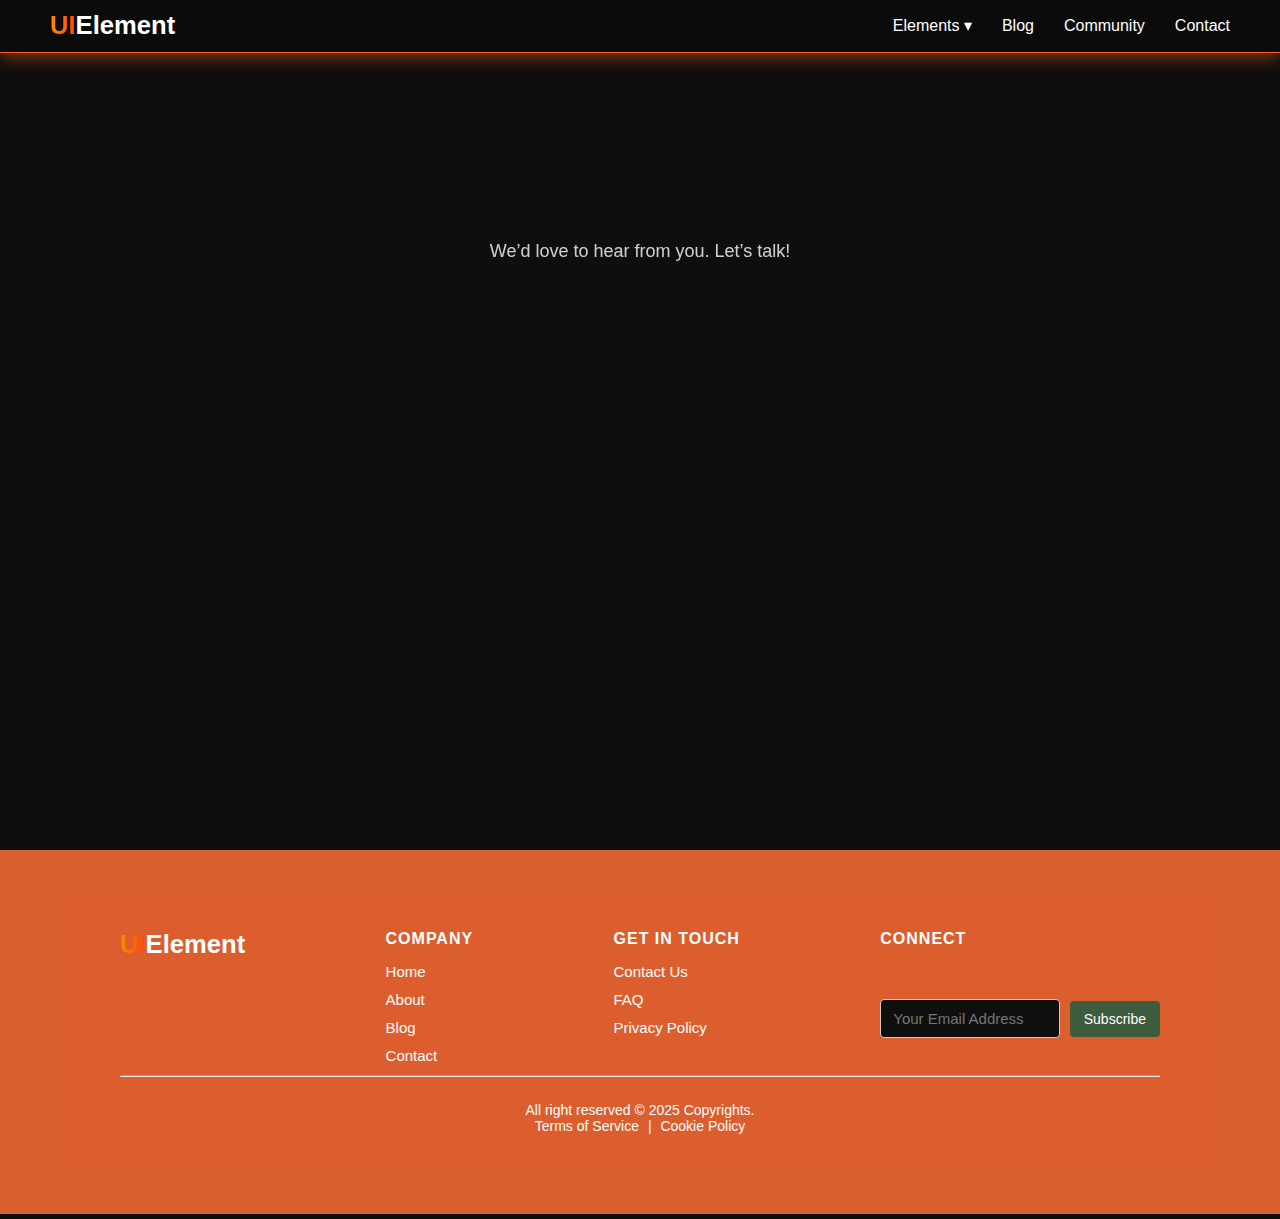
<file: contact.html>
<!DOCTYPE html>
<html lang="en">
<head>
    <meta charset="UTF-8">
    <meta name="viewport" content="width=device-width, initial-scale=1.0">
    <title>Contact</title>
    <link rel="stylesheet" href="contact.css">
    <link rel="stylesheet" href="style.css">
</head>
<body>
     <!-- NAVBAAR -->
    <nav class="f-navbar">
    <!-- Logo -->
    <div class="f-logo">
      <span class="f-ui">UI</span>Element
    </div>

    <!-- Navigation Links -->
    <ul class="f-nav-links">
      <li class="f-dropdown">
        <a href="#">Elements ▾</a>
        <ul class="f-dropdown-menu">
          <li><a href="#">Buttons</a></li>
          <li><a href="#">Cards</a></li>
          <li><a href="#">Inputs</a></li>
        </ul>
      </li>
      <li>
        <a href=#> Blog</a>
      </li>
      <li>
        <a href="#">Community</a>
      </li>
      <li>
        <a href="contact.html"> Contact</a>
      </li>
    </ul>
    </nav>
<br>
<!-- contact -->


<section class="contact-header">
    <h1 class="fade-up">Get in Touch</h1>
    <p class="fade-up delay-1">We’d love to hear from you. Let’s talk!</p>
</section>

<section class="contact-container fade-up delay-2">

    <!-- Left Info Box -->
    <div class="contact-info">
        <h2>Contact Information</h2>
        <p class="sub">Reach out anytime — we are here to help.</p>

        <div class="info-box">
            <i class="fas fa-phone"></i>
            <div>
                <h4>Phone</h4>
                <p>+92 300 0000000</p>
            </div>
        </div>

        <div class="info-box">
            <i class="fas fa-envelope"></i>
            <div>
                <h4>Email</h4>
                <p>support@example.com</p>
            </div>
        </div>

        <div class="info-box">
            <i class="fas fa-map-marker-alt"></i>
            <div>
                <h4>Address</h4>
                <p>Karachi, Pakistan</p>
            </div>
        </div>

        <div class="social-links">
            <a href="#"><i class="fab fa-facebook-f"></i></a>
            <a href="#"><i class="fab fa-instagram"></i></a>
            <a href="#"><i class="fab fa-twitter"></i></a>
        </div>
    </div>

    <!-- Contact Form -->
    <div class="contact-form">
        <h2>Send Us a Message</h2>

        <form>
            <div class="input-group">
                <input type="text" placeholder="Your Name" required>
            </div>

            <div class="input-group">
                <input type="email" placeholder="Your Email" required>
            </div>

            <div class="input-group">
                <input type="text" placeholder="Subject">
            </div>

            <div class="input-group">
                <textarea placeholder="Write your message..." rows="5"></textarea>
            </div>

            <button class="send-btn">Send Message</button>
        </form>
    </div>
</section>



       <br>
<div class="footer">
  <footer class="footer">
    <div class="footer-container">
     <!-- Logo -->
    <div class="logo">
      <span class="ui">UI</span>Element
    </div>

      <!-- Company links -->
      <div class="footer-column">
        <h4>COMPANY</h4>
        <ul>
          <li><a href="#">Home</a></li>
          <li><a href="#">About</a></li>
          <li><a href="#">Blog</a></li>
          <li><a href="#">Contact</a></li>
        </ul>
      </div> 
      <!-- get in touch links -->
      <div class="footer-column">
        <h4>GET IN TOUCH</h4>
        <ul>
          <li><a href="#">Contact Us</a></li>
          <li><a href="#">FAQ</a></li>
          <li><a href="#">Privacy Policy</a></li>
        </ul>
      </div>

      <!-- Connect section -->
      <div class="footer-column connect">
        <h4>CONNECT</h4>
        <div class="social-icons">
          <a href="#"><i class="fab fa-facebook-f"></i></a>
          <a href="#"><i class="fab fa-twitter"></i></a>
          <a href="#"><i class="fab fa-pinterest"></i></a>
        </div>
        <div class="subscribe-box">
          <input type="email" placeholder="Your Email Address">
          <button>Subscribe</button>
        </div>
      </div>
    </div>

    <hr>

    <div class="footer-bottom">
      <p>All right reserved © 2025 Copyrights.</p>
      <div class="policies"> 
        <a href="#">Terms of Service</a> |
        <a href="#">Cookie Policy</a>
      </div>
    </div>    
  </footer>
</div> 
</body>
</html>
</file>
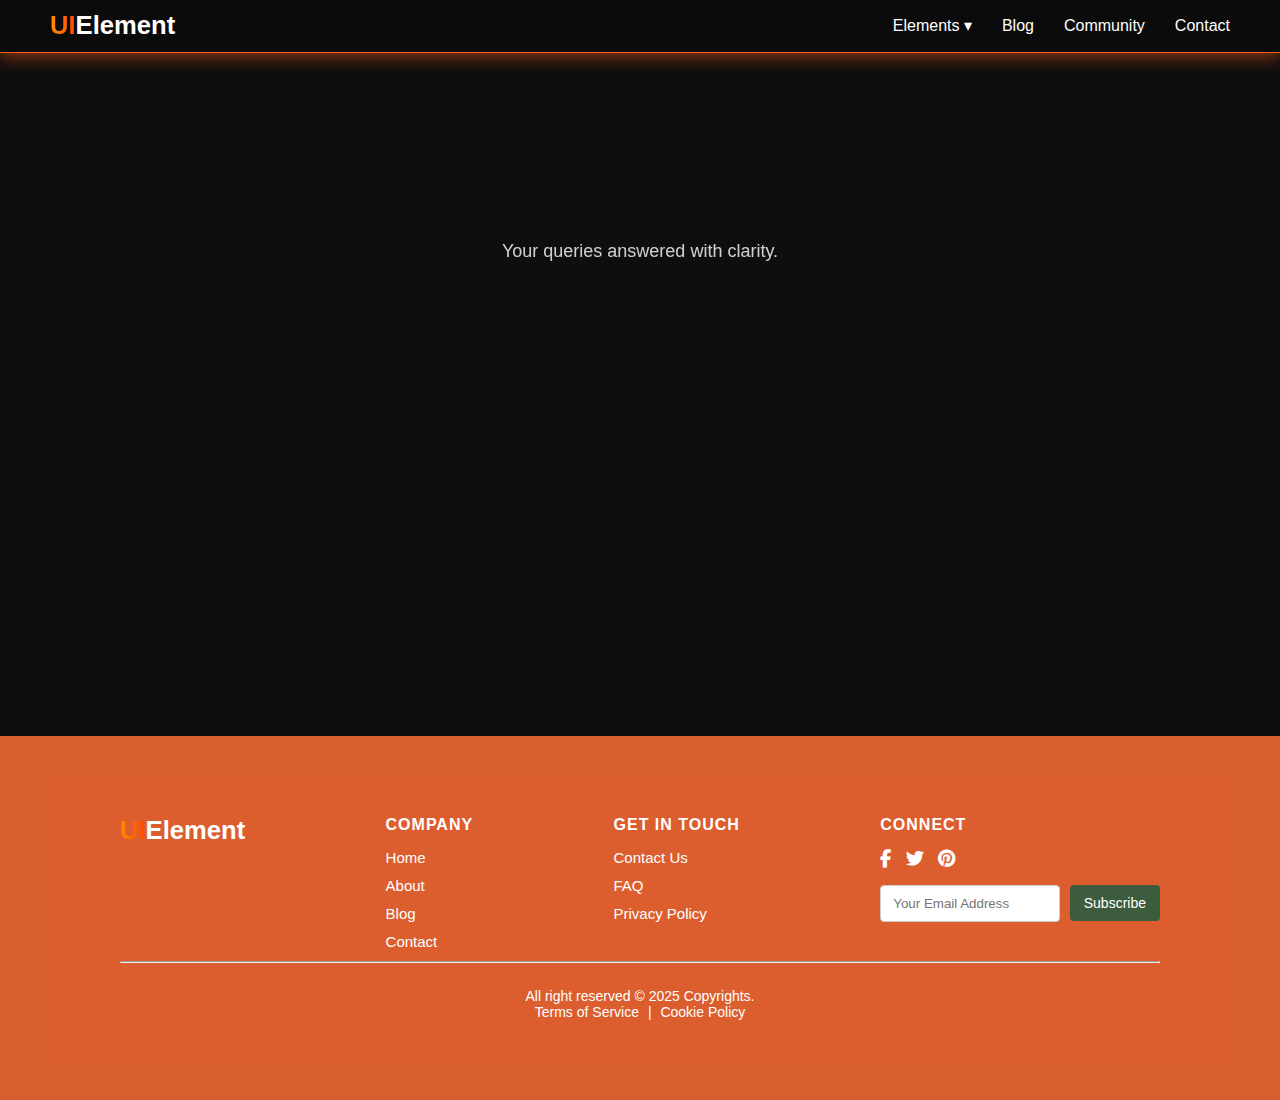
<file: faq.html>
<!DOCTYPE html>
<html lang="en">
<head>
<meta charset="UTF-8">
<title>FAQs</title>
<link rel="stylesheet" href="faq.css">
<link rel="stylesheet" href="style.css">
<link rel="stylesheet" href="https://cdnjs.cloudflare.com/ajax/libs/font-awesome/6.5.0/css/all.min.css">
</head>

<body>

    <!-- NAVBAAR -->
    <nav class="f-navbar">
    <!-- Logo -->
    <div class="f-logo">
      <span class="f-ui">UI</span>Element
    </div>

    <!-- Navigation Links -->
    <ul class="f-nav-links">
      <li class="f-dropdown">
        <a href="#">Elements ▾</a>
        <ul class="f-dropdown-menu">
          <li><a href="#">Buttons</a></li>
          <li><a href="#">Cards</a></li>
          <li><a href="#">Inputs</a></li>
        </ul>
      </li>
      <li>
        <a href="blog.html"> Blog</a>
      </li>
      <li>
        <a href="#">Community</a>
      </li>
      <li>
        <a href="contact.html"> Contact</a>
      </li>
    </ul>
    </nav>
<br>

<section class="faq-header">
    <h1 class="fade-up">Frequently Asked Questions</h1>
    <p class="fade-up delay-1">Your queries answered with clarity.</p>
</section>

<section class="faq-container fade-up delay-2">

    <div class="faq-item">
        <button class="faq-question">
            What services do you provide?
            <i class="fas fa-chevron-down"></i>
        </button>
        <div class="faq-answer">
            <p>We offer UI/UX design, web development, branding, and digital marketing services tailored to your needs.</p>
        </div>
    </div>

    <div class="faq-item">
        <button class="faq-question">
            How can I contact support?
            <i class="fas fa-chevron-down"></i>
        </button>
        <div class="faq-answer">
            <p>You can contact us via email, WhatsApp, or through the contact form available on the contact page.</p>
        </div>
    </div>

    <div class="faq-item">
        <button class="faq-question">
            Do you offer custom plans?
            <i class="fas fa-chevron-down"></i>
        </button>
        <div class="faq-answer">
            <p>Yes! We create custom packages based on your project requirements and goals.</p>
        </div>
    </div>

    <div class="faq-item">
        <button class="faq-question">
            How long does a project take to complete?
            <i class="fas fa-chevron-down"></i>
        </button>
        <div class="faq-answer">
            <p>It depends on the project scope. On average, projects take 2–6 weeks.</p>
        </div>
    </div>

    <div class="faq-item">
        <button class="faq-question">
            Do you provide after-project support?
            <i class="fas fa-chevron-down"></i>
        </button>
        <div class="faq-answer">
            <p>Yes, we offer maintenance and post-launch support with dedicated assistance.</p>
        </div>
    </div>

</section>

       <br>
<div class="footer">
  <footer class="footer">
    <div class="footer-container">
     <!-- Logo -->
    <div class="logo">
      <span class="ui">UI</span>Element
    </div>

      <!-- Company links -->
      <div class="footer-column">
        <h4>COMPANY</h4>
        <ul>
          <li><a href="#">Home</a></li>
          <li><a href="#">About</a></li>
          <li><a href="blog.html">Blog</a></li>
          <li><a href="contact.html">Contact</a></li>
        </ul>
      </div> 
      <!-- get in touch links -->
      <div class="footer-column">
        <h4>GET IN TOUCH</h4>
        <ul>
          <li><a href="contact.html">Contact Us</a></li>
          <li><a href="faq.html">FAQ</a></li>
          <li><a href="#">Privacy Policy</a></li>
        </ul>
      </div>

      <!-- Connect section -->
      <div class="footer-column connect">
        <h4>CONNECT</h4>
        <div class="social-icons">
          <a href="#"><i class="fab fa-facebook-f"></i></a>
          <a href="#"><i class="fab fa-twitter"></i></a>
          <a href="#"><i class="fab fa-pinterest"></i></a>
        </div>
        <div class="subscribe-box">
          <input type="email" placeholder="Your Email Address">
          <button>Subscribe</button>
        </div>
      </div>
    </div>

    <hr>

    <div class="footer-bottom">
      <p>All right reserved © 2025 Copyrights.</p>
      <div class="policies"> 
        <a href="#">Terms of Service</a> |
        <a href="#">Cookie Policy</a>
      </div>
    </div>    
  </footer>
</div> 

<script>
    const questions = document.querySelectorAll(".faq-question");
    questions.forEach(q => {
        q.addEventListener("click", () => {
            const parent = q.parentElement;
            parent.classList.toggle("active");
        });
    });
</script>

</body>
</html>
</file>
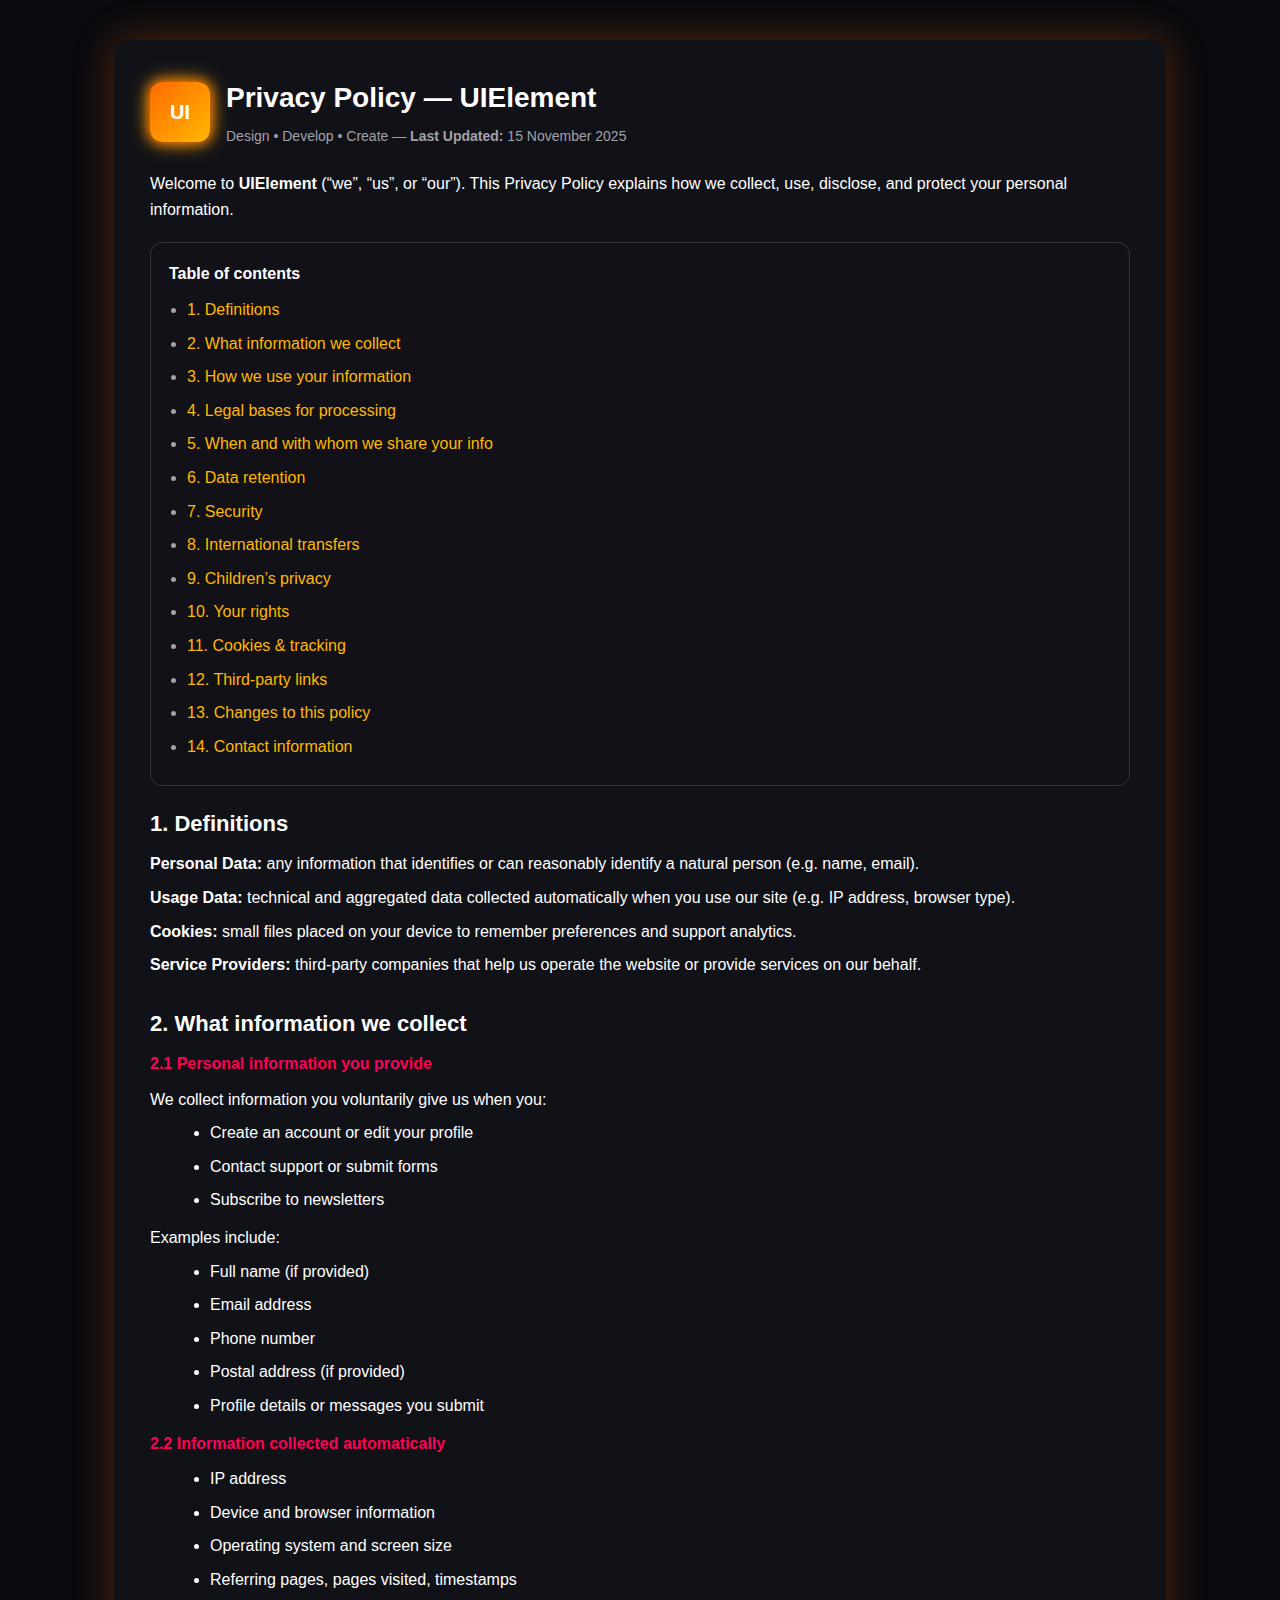
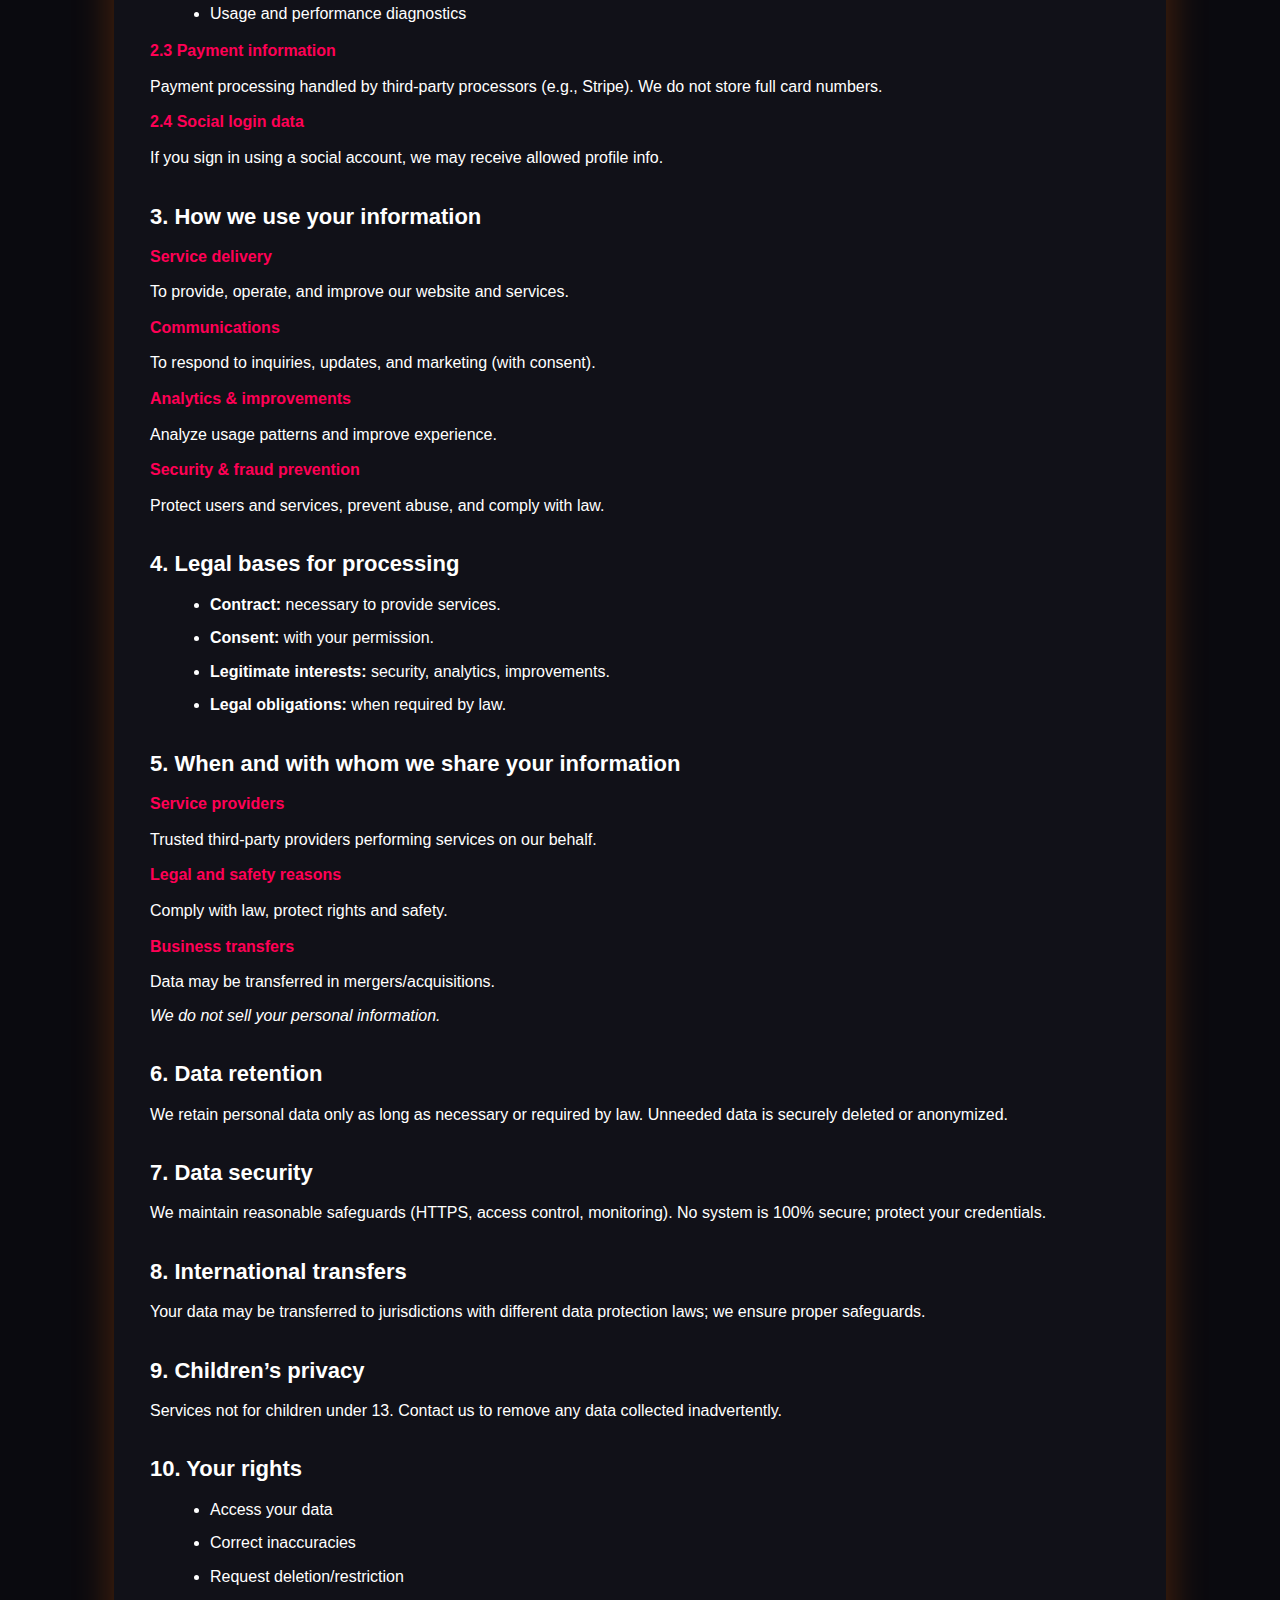
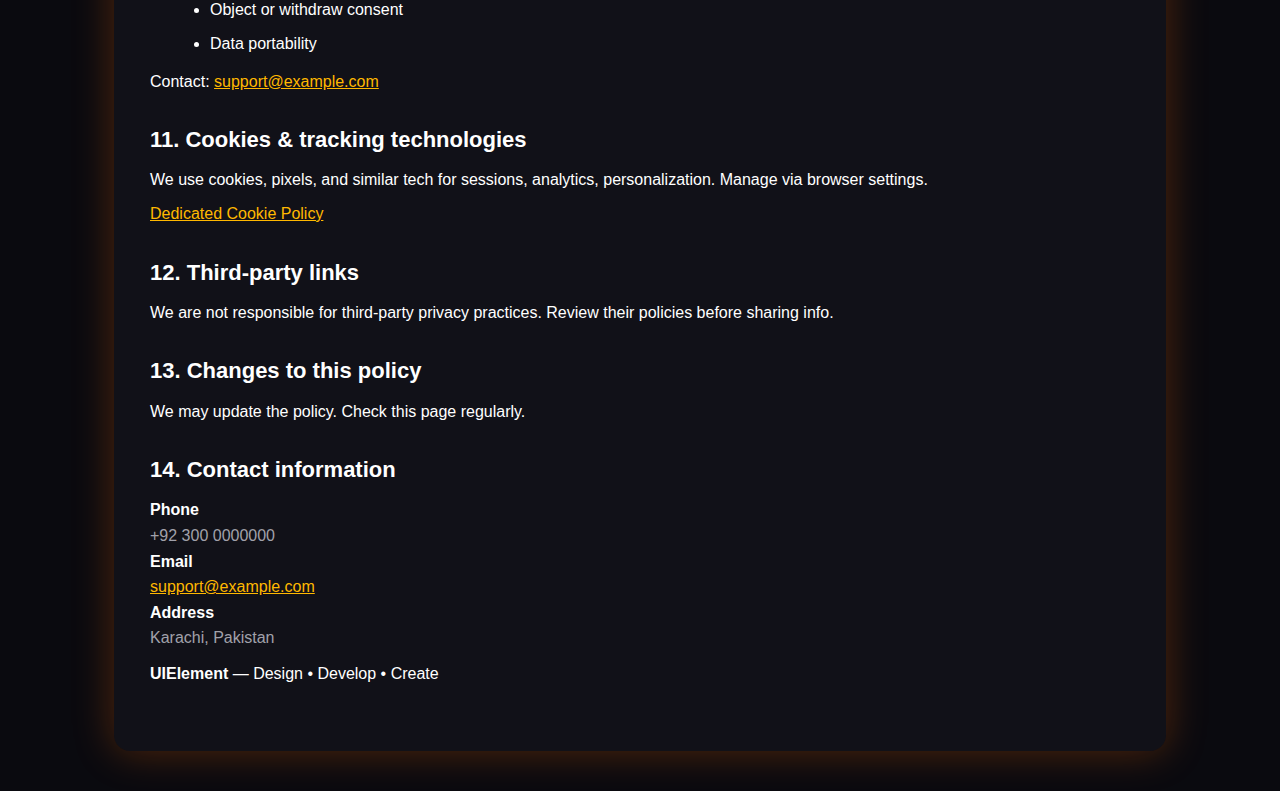
<file: privacy-policy.html>
<!doctype html>
<html lang="en">
<head>
<meta charset="utf-8" />
<meta name="viewport" content="width=device-width, initial-scale=1" />
<title>Privacy Policy — UIElement</title>
<style>
  :root {
    --primary: #ff6a00;
    --secondary: #ffb800;
    --accent: #ff0055;
    --dark-bg: #0a0a0f;
    --card-bg: #111118;
    --text: #ffffff;
    --text-muted: #a1a1aa;
  }

  /* NEW RULE — link color */
  a { color: #ffb800 !important; }

  body {
    margin: 0;
    font-family: 'Segoe UI', Tahoma, Geneva, Verdana, sans-serif;
    background: var(--dark-bg);
    color: var(--text);
    line-height: 1.6;
    padding: 40px 16px;
  }

  .container {
    max-width: 980px;
    margin: 0 auto;
    background: var(--card-bg);
    padding: 36px;
    border-radius: 16px;
    box-shadow: 0 0 40px rgba(255, 106, 0, 0.3);
  }

  header .brand {
    display: flex;
    align-items: center;
    gap: 16px;
    margin-bottom: 24px;
  }

  .logo {
    width: 60px;
    height: 60px;
    border-radius: 12px;
    background: linear-gradient(135deg, var(--primary), var(--secondary));
    display: flex;
    align-items: center;
    justify-content: center;
    font-weight: 700;
    font-size: 20px;
    color: var(--text);
    box-shadow: 0 0 12px var(--primary), 0 0 20px var(--secondary);
  }

  h1 {margin:0; font-size:28px;}
  .meta {color: var(--text-muted); font-size:14px; margin-top:4px;}

  nav.toc {
    background: #111117;
    padding: 18px;
    border-radius: 12px;
    margin: 20px 0;
    border: 1px solid #33333f;
  }

  nav.toc h2 {margin:0 0 10px; font-size:16px;}
  nav.toc ul {padding-left:18px; margin:0; color: var(--text-muted);}
  nav.toc a {text-decoration:none;}
  nav.toc a:hover {text-decoration: underline;}

  section {margin-bottom:28px;}
  h2 {font-size:22px; margin-bottom:10px;}
  h3 {font-size:16px; margin:10px 0; color: var(--accent);}
  p, li {margin:8px 0;}
  ul {margin:6px 0 12px 20px;}
  .muted {color: var(--text-muted);}
  .code {background:#ffb800; padding:10px; border-radius:8px; font-family: monospace; color: var(--primary); font-size:13px;}

  footer {
    margin-top:40px;
    background:#0f0f14;
    padding:40px 20px;
    border-radius:12px;
    box-shadow: 0 0 20px rgba(255,106,0,0.2);
  }

  .footer-container {
    display:flex;
    flex-wrap:wrap;
    justify-content: space-between;
    gap:24px;
  }

  .footer-column {flex:1; min-width:180px;}
  .footer-column h4 {color:var(--primary); margin-bottom:12px; font-size:14px;}
  .footer-column a {text-decoration:none;}
  .footer-column a:hover {text-decoration: underline;}

  .subscribe input[type="email"] {
    padding:10px 14px;
    border-radius:8px;
    border:none;
    background:#1a1a22;
    color:var(--text);
    width:180px;
    outline:none;
    box-shadow: inset 0 0 6px #000;
    transition: 0.3s;
  }
  .subscribe input[type="email"]:focus {
    box-shadow: 0 0 12px var(--primary);
  }
  .subscribe button {
    padding:10px 16px;
    margin-left:8px;
    border:none;
    border-radius:8px;
    background:var(--primary);
    color:#fff;
    cursor:pointer;
    box-shadow: 0 0 12px var(--primary);
    transition:0.3s;
  }
  .subscribe button:hover {box-shadow: 0 0 20px var(--secondary);}

  .footer-bottom {
    border-top:1px solid #33333f;
    margin-top:24px;
    padding-top:12px;
    font-size:13px;
    color: var(--text-muted);
    text-align:center;
  }

  @media (max-width:640px){
    body{padding:20px;}
    .container{padding:24px;}
    .logo{width:50px; height:50px; font-size:18px;}
    .footer-container {flex-direction: column;}
  }
</style>
</head>
<body>
  <div class="container">
    <header>
      <div class="brand">
        <div class="logo">UI</div>
        <div>
          <h1>Privacy Policy — UIElement</h1>
          <div class="meta">Design • Develop • Create — <strong>Last Updated:</strong> 15 November 2025</div>
        </div>
      </div>
    </header>

    <p>Welcome to <strong>UIElement</strong> (“we”, “us”, or “our”). This Privacy Policy explains how we collect, use, disclose, and protect your personal information.</p>

    <nav class="toc">
      <h2>Table of contents</h2>
      <ul>
        <li><a href="#definitions">1. Definitions</a></li>
        <li><a href="#what-we-collect">2. What information we collect</a></li>
        <li><a href="#how-we-use">3. How we use your information</a></li>
        <li><a href="#legal-basis">4. Legal bases for processing</a></li>
        <li><a href="#sharing">5. When and with whom we share your info</a></li>
        <li><a href="#retention">6. Data retention</a></li>
        <li><a href="#security">7. Security</a></li>
        <li><a href="#international">8. International transfers</a></li>
        <li><a href="#children">9. Children’s privacy</a></li>
        <li><a href="#rights">10. Your rights</a></li>
        <li><a href="#cookies">11. Cookies & tracking</a></li>
        <li><a href="#third-party">12. Third-party links</a></li>
        <li><a href="#changes">13. Changes to this policy</a></li>
        <li><a href="#contact">14. Contact information</a></li>
      </ul>
    </nav>

    <section id="definitions">
      <h2>1. Definitions</h2>
      <p><strong>Personal Data:</strong> any information that identifies or can reasonably identify a natural person (e.g. name, email).</p>
      <p><strong>Usage Data:</strong> technical and aggregated data collected automatically when you use our site (e.g. IP address, browser type).</p>
      <p><strong>Cookies:</strong> small files placed on your device to remember preferences and support analytics.</p>
      <p><strong>Service Providers:</strong> third-party companies that help us operate the website or provide services on our behalf.</p>
    </section>

    <section id="what-we-collect">
      <h2 id="collect-heading">2. What information we collect</h2>
      <h3>2.1 Personal information you provide</h3>
      <p>We collect information you voluntarily give us when you:</p>
      <ul>
        <li>Create an account or edit your profile</li>
        <li>Contact support or submit forms</li>
        <li>Subscribe to newsletters</li>
      </ul>
      <p>Examples include:</p>
      <ul>
        <li>Full name (if provided)</li>
        <li>Email address</li>
        <li>Phone number</li>
        <li>Postal address (if provided)</li>
        <li>Profile details or messages you submit</li>
      </ul>
      <h3>2.2 Information collected automatically</h3>
      <ul>
        <li>IP address</li>
        <li>Device and browser information</li>
        <li>Operating system and screen size</li>
        <li>Referring pages, pages visited, timestamps</li>
        <li>Usage and performance diagnostics</li>
      </ul>
      <h3>2.3 Payment information</h3>
      <p>Payment processing handled by third-party processors (e.g., Stripe). We do not store full card numbers.</p>
      <h3>2.4 Social login data</h3>
      <p>If you sign in using a social account, we may receive allowed profile info.</p>
    </section>

    <section id="how-we-use">
      <h2 id="use-heading">3. How we use your information</h2>
      <h3>Service delivery</h3>
      <p>To provide, operate, and improve our website and services.</p>
      <h3>Communications</h3>
      <p>To respond to inquiries, updates, and marketing (with consent).</p>
      <h3>Analytics & improvements</h3>
      <p>Analyze usage patterns and improve experience.</p>
      <h3>Security & fraud prevention</h3>
      <p>Protect users and services, prevent abuse, and comply with law.</p>
    </section>

    <!-- 4. Legal bases -->
    <section id="legal-basis" aria-labelledby="legal-heading">
      <h2 id="legal-heading">4. Legal bases for processing</h2>
      <ul>
        <li><strong>Contract:</strong> necessary to provide services.</li>
        <li><strong>Consent:</strong> with your permission.</li>
        <li><strong>Legitimate interests:</strong> security, analytics, improvements.</li>
        <li><strong>Legal obligations:</strong> when required by law.</li>
      </ul>
    </section>

    <!-- 5. Sharing -->
    <section id="sharing" aria-labelledby="sharing-heading">
      <h2 id="sharing-heading">5. When and with whom we share your information</h2>
      <h3>Service providers</h3>
      <p>Trusted third-party providers performing services on our behalf.</p>
      <h3>Legal and safety reasons</h3>
      <p>Comply with law, protect rights and safety.</p>
      <h3>Business transfers</h3>
      <p>Data may be transferred in mergers/acquisitions.</p>
      <p><em>We do not sell your personal information.</em></p>
    </section>

    <!-- 6. Retention -->
    <section id="retention" aria-labelledby="retention-heading">
      <h2 id="retention-heading">6. Data retention</h2>
      <p>We retain personal data only as long as necessary or required by law. Unneeded data is securely deleted or anonymized.</p>
    </section>

    <!-- 7. Security -->
    <section id="security" aria-labelledby="security-heading">
      <h2 id="security-heading">7. Data security</h2>
      <p>We maintain reasonable safeguards (HTTPS, access control, monitoring). No system is 100% secure; protect your credentials.</p>
    </section>

    <!-- 8. International transfers -->
    <section id="international" aria-labelledby="international-heading">
      <h2 id="international-heading">8. International transfers</h2>
      <p>Your data may be transferred to jurisdictions with different data protection laws; we ensure proper safeguards.</p>
    </section>

    <!-- 9. Children -->
    <section id="children" aria-labelledby="children-heading">
      <h2 id="children-heading">9. Children’s privacy</h2>
      <p>Services not for children under 13. Contact us to remove any data collected inadvertently.</p>
    </section>

     <!-- 10. Rights -->
    <section id="rights" aria-labelledby="rights-heading">
      <h2 id="rights-heading">10. Your rights</h2>
      <ul>
        <li>Access your data</li>
        <li>Correct inaccuracies</li>
        <li>Request deletion/restriction</li>
        <li>Object or withdraw consent</li>
        <li>Data portability</li>
      </ul>
      <p>Contact: <a href="mailto:support@example.com">support@example.com</a></p>
    </section>

    <!-- 11. Cookies -->
    <section id="cookies" aria-labelledby="cookies-heading">
      <h2 id="cookies-heading">11. Cookies & tracking technologies</h2>
      <p>We use cookies, pixels, and similar tech for sessions, analytics, personalization. Manage via browser settings.</p>
      <p class="muted"><a href="/cookies">Dedicated Cookie Policy</a></p>
    </section>

    <!-- 12. Third-party -->
    <section id="third-party" aria-labelledby="thirdparty-heading">
      <h2 id="thirdparty-heading">12. Third-party links</h2>
      <p>We are not responsible for third-party privacy practices. Review their policies before sharing info.</p>
    </section>

    <!-- 13. Changes -->
    <section id="changes" aria-labelledby="changes-heading">
      <h2 id="changes-heading">13. Changes to this policy</h2>
      <p>We may update the policy. Check this page regularly.</p>
    </section>

    
    <!-- 14. Contact -->
    <section id="contact" aria-labelledby="contact-heading">
      <h2 id="contact-heading">14. Contact information</h2>
      <div class="contact">
        <div class="item">
          <strong>Phone</strong>
          <div class="muted">+92 300 0000000</div>
        </div>
        <div class="item">
          <strong>Email</strong>
          <div class="muted"><a href="mailto:support@example.com">support@example.com</a></div>
        </div>
        <div class="item">
          <strong>Address</strong>
          <div class="muted">Karachi, Pakistan</div>
        </div>
      </div>
      <p style="margin-top:10px;"><strong>UIElement</strong> — Design • Develop • Create</p>
    </section>

  
</body>
</html>
</file>
<file: style.css>
:root {
  --primary: #ff6a00;   
  --secondary: #ffb800; 
  --accent: #ff0055;    
  --dark: #0a0a14;      
  --darker: #050510;    
  --text: #ffffff;
  --text-muted: #a1a1aa;
}

* {
  margin: 0;
  padding: 0;
  box-sizing: border-box;
}

body {
  font-family: "Inter", sans-serif;
  background: var(--darker);
  color: var(--text);
}


/* Navbar layout */
.f-navbar {
  background-color: #0b0b0b;
  display: flex;
  justify-content: space-between;
  align-items: center;
  padding: 12px 50px;
  box-shadow: 0 2px 10px rgba(0, 0, 0, 0.4);
  border-bottom: #ff5e1a 1px solid;
  transition: all 0.3s ease-in-out;
}

.f-navbar:hover {
  box-shadow: 0 4px 20px rgba(255, 94, 26, 0.4), 0 0 15px rgba(255, 94, 26, 0.3);
  transform: translateY(-1px);
}


/* Logo styling */
.f-logo {
  font-size: 1.6rem;
  font-weight: 700;
  color: white;
}

.f-logo .f-ui {
  background: linear-gradient(90deg, #ff8c00, #ff4500);
  -webkit-background-clip: text;
  -webkit-text-fill-color: transparent;
}

/* Navigation links */
.f-nav-links {
  list-style: none;
  display: flex;
  align-items: center;
  gap: 30px;
}

.f-nav-links a {
  text-decoration: none;
  color: #fff;
  font-weight: 500;
  transition: color 0.3s ease;
}

.f-nav-links a:hover {
  color: #ff8c00;
}

/* Dropdown menu */
.f-dropdown {
  position: relative;
}

.f-dropdown-menu {
  position: absolute;
  top: 35px;
  left: 0;
  background-color: #1a1a1a;
  border-radius: 6px;
  list-style: none;
  padding: 8px 0;
  display: none;
  min-width: 140px;
}

.f-dropdown-menu li {
  padding: 8px 20px;
}

.f-dropdown-menu li a {
  color: #fff;
  display: block;
  text-decoration: none;
  transition: background 0.3s;
}

.f-dropdown-menu li a:hover {
  background-color: #ff8c00;
}

.f-dropdown:hover .f-dropdown-menu {
  display: block;
}

/* Search box */
.f-search-box {
  position: relative;
}

.f-search-box input {
  background-color: #1a1a1a;
  border: none;
  border-radius: 5px;
  padding: 8px 35px 8px 12px;
  color: white;
  font-size: 0.9rem;
  outline: none;
  width: 130%;
  transition: box-shadow 0.3s;
}

.f-search-box input:focus {
  box-shadow: 0 0 0 2px #ff8c00;
}

.f-search-box img {
  width: 16px;
  height: 16px;
  position: absolute;
  right: 10px;
  top: 8px;
  opacity: 0.6;
}

/* Logout button */
.f-logout-btn {
  margin-left: 20px;
  background: linear-gradient(90deg, #ff8c00, #ff4500);
  border: none;
  color: white;
  font-weight: 600;
  padding: 8px 16px;
  border-radius: 5px;
  cursor: pointer;
  transition: transform 0.2s ease, background 0.3s ease;
}

.f-logout-btn:hover {
  background: linear-gradient(90deg, #ff9f33, #ff5e1a);
  transform: translateY(-2px);
}

/* Responsive design */
@media (max-width: 768px) {
  .f-navbar {
    flex-direction: column;
    align-items: flex-start;
    gap: 15px;
    padding: 15px 25px;
  }

  .f-nav-actions {
    width: 100%;
    display: flex;
    justify-content: space-between;
  }

  .f-search-box input {
    width: 100%;
  }
}


/* Hero Section */
.hero {
  display: block;
  max-width: 1200px;
  margin: 0 auto;
  padding: 6rem 2rem;
}

.hero-grid {
  display: grid;
  grid-template-columns: 1fr 1fr;
  gap: 4rem;
  align-items: center;
}

.hero-content {
  animation: fadeInUp 0.8s ease;
}

.hero-title {
  font-size: 4rem;
  font-weight: 900;
  line-height: 1.2;
  margin-bottom: 1.5rem;
  background: linear-gradient(135deg, var(--primary), var(--secondary), var(--accent));
  -webkit-background-clip: text;
  background-clip: text;
  -webkit-text-fill-color: transparent;
}

.title-word {
  display: inline-block;
  animation: fadeInUp 0.8s ease backwards;
}

.title-word:nth-child(1) { animation-delay: 0.1s; }
.title-word:nth-child(2) { animation-delay: 0.2s; }
.title-word:nth-child(3) { animation-delay: 0.3s; }

.hero-subtitle {
  font-size: 1.5rem;
  color: var(--text-muted);
  margin-bottom: 2rem;
  animation: fadeInUp 0.8s ease 0.4s backwards;
}

.hero-buttons {
  display: flex;
  gap: 1rem;
  flex-wrap: wrap;
  animation: fadeInUp 0.8s ease 0.5s backwards;
}

.btn {
  padding: 0.9rem 2rem;
  border: none;
  border-radius: 50px;
  font-size: 1rem;
  font-weight: 700;
  cursor: pointer;
  transition: all 0.3s ease;
}

.btn-primary {
  background: linear-gradient(135deg, var(--primary), var(--secondary));
  color: white;
  box-shadow: 0 10px 30px rgba(14, 165, 233, 0.3);
}

.btn-primary:hover {
  transform: translateY(-2px);
  box-shadow: 0 15px 40px rgba(14, 165, 233, 0.4);
}

.btn-secondary {
  background: transparent;
  color: var(--text);
  border: 2px solid var(--primary);
}

.btn-secondary:hover {
  background: var(--primary);
  box-shadow: 0 10px 30px rgba(14, 165, 233, 0.3);
}

/* Floating Animation Boxes */
.hero-animation {
  position: relative;
  height: 400px;
  animation: fadeInRight 0.8s ease;
}

.floating-box {
  position: absolute;
  width: 150px;
  height: 150px;
  background: linear-gradient(135deg, var(--primary), var(--secondary));
  border-radius: 30px;
  opacity: 0.6;
  animation: float 6s ease-in-out infinite;
}

.floating-box:nth-child(1) {
  top: 20px;
  left: 20px;
  animation-delay: 0s;
}

.floating-box:nth-child(2) {
  top: 150px;
  right: 20px;
  width: 120px;
  height: 120px;
  background: linear-gradient(135deg, var(--secondary), var(--accent));
  animation-delay: 1.5s;
}

.floating-box:nth-child(3) {
  bottom: 20px;
  left: 50px;
  width: 100px;
  height: 100px;
  background: linear-gradient(135deg, var(--accent), var(--primary));
  animation-delay: 2.5s;
}

/* Animations */
@keyframes fadeInUp {
  from { opacity: 0; transform: translateY(30px); }
  to { opacity: 1; transform: translateY(0); }
}

@keyframes fadeInRight {
  from { opacity: 0; transform: translateX(40px); }
  to { opacity: 1; transform: translateX(0); }
}

@keyframes float {
  0%, 100% { transform: translateY(0) rotate(0); }
  50% { transform: translateY(-20px) rotate(45deg); }
}

/* Particle Animation */
#particle-container {
  position: fixed;
  top: 0;
  left: 0;
  width: 100%;
  height: 100%;
  z-index: -1;
  pointer-events: none;
}

.particle {
  position: absolute;
  width: 4px;
  height: 4px;
  background: var(--accent);
  border-radius: 50%;
  opacity: 0.6;
  animation: particle-animation 5s linear infinite;
}

@keyframes particle-animation {
  from {
    transform: translateY(0) rotate(0);
    opacity: 0.6;
  }
  to {
    transform: translateY(-100vh) rotate(360deg);
    opacity: 0;
  }
}

/* Responsive Design */
@media (max-width: 992px) {
  .hero {
    grid-template-columns: 1fr;
    text-align: center;
  }

  

  .hero-buttons {
    justify-content: center;
  }
}

@media (max-width: 768px) {
  .hero-title {
    font-size: 2.5rem;
  }

  .hero-subtitle {
    font-size: 1rem;
  }

  .floating-box {
    width: 100px;
    height: 100px;
  }

  .floating-box:nth-child(2) {
    width: 80px;
    height: 80px;
  }

  .floating-box:nth-child(3) {
    width: 60px;
    height: 60px;
  }
}

@media (max-width: 576px) {
  .hero {
    padding: 4rem 1rem;
  }

  .hero-title {
    font-size: 2rem;
  }

  .hero-subtitle {
    font-size: 0.9rem;
  }

  .btn {
    width: 100%;
  }
}

/* Orange-themed Auth Section */
.auth-container {
  display: flex;
  justify-content: center;
  align-items: center;
  min-height: 100vh;
  background-color: #0e0e0e;
}

.auth-form {
  background: #1a1a1a;
  padding: 3rem;
  border-radius: 16px;
  box-shadow: 0 0 25px rgba(255, 140, 0, 0.4);
  text-align: center;
  animation: fadeInUp 0.8s ease;
  border: 1px solid rgba(255, 140, 0, 0.2);
}

.auth-title {
  font-size: 2rem;
  margin-bottom: 1.5rem;
  color: #ff8c00;
  text-shadow: 0 0 10px rgba(255, 140, 0, 0.4);
}

.auth-input {
  width: 100%;
  padding: 1rem;
  margin-bottom: 1rem;
  border: 2px solid rgba(255, 140, 0, 0.3);
  border-radius: 10px;
  background: #2a2a2a;
  color: #f1f1f1;
  font-size: 1rem;
  transition: all 0.3s ease;
}

.auth-input:focus {
  outline: none;
  border-color: #ff8c00;
  box-shadow: 0 0 15px rgba(255, 140, 0, 0.5);
}

.auth-input::placeholder {
  color: #888;
}

.auth-buttons .btn-primary {
  background: linear-gradient(90deg, #ff9e1b, #ff6a00);
  color: #fff;
  border: none;
  border-radius: 10px;
  padding: 12px 20px;
  font-size: 1rem;
  font-weight: 600;
  cursor: pointer;
  transition: all 0.3s ease;
  box-shadow: none; /* Resetting default button shadow */
}

.auth-buttons .btn-primary:hover {
  background: linear-gradient(90deg, #ffb84d, #ff7b00);
  transform: scale(1.05);
  box-shadow: 0 0 15px rgba(255, 140, 0, 0.5);
}

.forgot-password {
  display: block;
  text-align: right;
  margin-top: -0.5rem;
  margin-bottom: 1rem;
  color: #ff8c00;
  text-decoration: none;
  font-size: 0.9rem;
}

.forgot-password:hover {
  text-decoration: underline;
}

.auth-switch {
  margin-top: 2rem;
  font-size: 0.9rem;
  color: #888;
}

.auth-switch a {
  color: #ff8c00;
  text-decoration: none;
  font-weight: 600;
}

.auth-switch a:hover {
  text-decoration: underline;
}




/* Custom Toastify Styles */

.toastify {

  padding: 12px 20px;

  color: #fff;

  display: inline-block;

  box-shadow: 0 3px 6px -1px rgba(0, 0, 0, 0.12), 0 10px 36px -4px rgba(77, 96, 232, 0.3);

  background: -webkit-linear-gradient(315deg, #73a5ff, #5477f5);

  background: linear-gradient(135deg, #73a5ff, #5477f5);

  position: fixed;

  opacity: 0;

  transition: all 0.4s cubic-bezier(0.215, 0.61, 0.355, 1);

  border-radius: 10px;

  cursor: pointer;

  text-decoration: none;

  max-width: calc(50% - 20px);

  z-index: 2147483647;

}



.toastify-progress-bar {

  position: absolute;

  bottom: 0;

  left: 0;

  width: 100%;

  height: 3px;

  z-index: 9999;

  background-color: rgba(255, 255, 255, 0.4);

  -webkit-transform-origin: left;

  transform-origin: left;

}



.toastify.on {

  opacity: 1;

}



.toast-close {

  opacity: 0.4;

  padding: 0 5px;

}



.toastify-right {

  right: 15px;

}



.toastify-left {

  left: 15px;

}



.toastify-top {

  top: -150px;

}



.toastify-bottom {

  bottom: -150px;

}



.toastify-rounded {

  border-radius: 25px;

}



.toastify-avatar {

  width: 1.5em;

  height: 1.5em;

  margin: -7px 5px;

  border-radius: 2px;

}



.toastify-center {

  margin-left: auto;

  margin-right: auto;

  left: 0;

  right: 0;

  max-width: fit-content;

  max-width: -moz-fit-content;

}



@media only screen and (max-width: 360px) {

  .toastify-right, .toastify-left {

    margin-left: auto;

    margin-right: auto;

    left: 0;

    right: 0;

    max-width: fit-content;

  }

}





/* community css */
body{
    background-color: #0e0e0e;
}
.a-cards-wrapper {
  display: flex;
  flex-wrap: wrap;
  justify-content: center;
  gap: 2rem;
  padding: 2rem;
  min-height: 20vh;
  
  
}
.a-title {
 font-size: 2.8rem;
  font-weight: 800;
  text-align: center;
  text-transform: uppercase;
  letter-spacing: 2px;
  background: linear-gradient(90deg, #ff8c00, #ffb347, #ff8c00);
  -webkit-background-clip: text;
  -webkit-text-fill-color: transparent;
  animation: gradientMove 3s linear infinite;
  text-shadow: 0 0 20px rgba(255, 140, 0, 0.3);
  background-color: #0e0e0e;
  margin-bottom: 2.5rem;
  display: inline-block;
  position: relative;
display: flex;
  justify-content: center;
  margin-top: 50px;
}
/* glowing underline effect */
.a-title::after {
  content: '';
  position: absolute;
  bottom: -10px;
  left: 50%;
  transform: translateX(-50%);
  width: 60%;
  height: 4px;
  background: linear-gradient(90deg, #ff8c00, #ffb347, #ff8c00);
  border-radius: 5px;
  animation: glowLine 2s ease-in-out infinite;
}

/* gradient animation */
@keyframes gradientMove {
  0% { background-position: 0% 50%; }
  50% { background-position: 100% 50%; }
  100% { background-position: 0% 50%; }
}

/* underline glow animation */
@keyframes glowLine {
  0%, 100% { box-shadow: 0 0 15px #ff8c00; }
  50% { box-shadow: 0 0 25px #ffb347; }
}

.a-card {
  background: #1a1a1a;
  border-radius: 16px;
  padding: 2rem;
  width: 340px;
  color: #f1f1f1;
  transition: all 0.4s ease;
  position: relative;
  box-shadow: 0 0 10px rgba(255, 140, 0, 0.2);
  overflow: hidden;
}

.a-card:hover {
  transform: translateY(-10px);
  box-shadow: 0 0 25px rgba(255, 140, 0, 0.4);
}

.a-online-status {
  display: flex;
  align-items: center;
  gap: 8px;
  color: #6af76a;
  font-weight: 500;
}

.a-online-status .dot {
  width: 10px;
  height: 10px;
  background: #6af76a;
  border-radius: 50%;
}

#a h2 {
  font-size: 1.6rem;
  margin-top: 1rem;
}

#a h2 span {
  color: #ff8c00;
}

#a p {
  margin: 0.7rem 0 1.5rem ;
  color: #bdbdbd;
  line-height: 1.5;
 
}

.a-icon {
  width: 50px;
  height: 50px;
  margin-bottom: 1rem;
  transition: transform 0.3s ease;
}

.a-card:hover .icon {
  transform: scale(1.15) rotate(10deg);
}

.a-btn {
  display: flex;
  align-items: center;
  justify-content: center;
  gap: 10px;
  background: linear-gradient(90deg, #ff9e1b, #ff6a00);
  color: #fff;
  border: none;
  border-radius: 10px;
  padding: 12px 20px;
  font-size: 1rem;
  font-weight: 600;
  cursor: pointer;
  transition: all 0.3s ease;
  
}

.a-btn:hover {
  background: linear-gradient(90deg, #ffb84d, #ff7b00);
  transform: scale(1.05);
  box-shadow: 0 0 15px rgba(255, 140, 0, 0.5);
}

.a-btn img {
  width: 22px;
  height: 22px;
}

/* Responsive */
@media (max-width: 768px) {
  .a-cards-wrapper {
    flex-direction: column;
    align-items: center;
  }

  .a-card {
    width: 90%;
  }
  
}
/* blog */

/* blog section */
.a-blog-section {
  background: #0e0e0e;
  padding: 3rem 2rem;
  color: #fff;
  text-align: center;
}

.a-blog-title {
 font-size: 2.8rem;
  font-weight: 800;
  text-align: center;
  text-transform: uppercase;
  letter-spacing: 2px;
  background: linear-gradient(90deg, #ff8c00, #ffb347, #ff8c00);
  -webkit-background-clip: text;
  -webkit-text-fill-color: transparent;
  animation: gradientMove 3s linear infinite;
  text-shadow: 0 0 20px rgba(255, 140, 0, 0.3);
  background-color: #0e0e0e;
  margin-bottom: 2.5rem;
  display: inline-block;
  position: relative;
display: flex;
  justify-content: center;
  margin-top: 50px;
}
/* glowing underline effect */
.a-blog-title::after {
  content: '';
  position: absolute;
  bottom: -10px;
  left: 50%;
  transform: translateX(-50%);
  width: 60%;
  height: 4px;
  background: linear-gradient(90deg, #ff8c00, #ffb347, #ff8c00);
  border-radius: 5px;
  animation: glowLine 2s ease-in-out infinite;
}

/* gradient animation */
@keyframes gradientMove {
  0% { background-position: 0% 50%; }
  50% { background-position: 100% 50%; }
  100% { background-position: 0% 50%; }
}

/* underline glow animation */
@keyframes glowLine {
  0%, 100% { box-shadow: 0 0 15px #ff8c00; }
  50% { box-shadow: 0 0 25px #ffb347; }
}

.a-blog-container {
  display: flex;
  flex-wrap: wrap;
  justify-content: center;
  gap: 2rem;
}

.a-blog-card {
  background: #1a1a1a;
  border-radius: 16px;
  width: 330px;
  overflow: hidden;
  box-shadow: 0 0 10px rgba(255, 140, 0, 0.2);
  transition: all 0.4s ease;
  text-align: left;
}

.a-blog-card:hover {
  transform: translateY(-10px);
  box-shadow: 0 0 25px rgba(255, 140, 0, 0.5);
}

 
.blog-image {
  width: 100%;
  height: auto;
  overflow: hidden;
  display: flex;
  justify-content: center;
  align-items: center;
}

.blog-image img {
  width: 100%;
  height: auto;
  object-fit: cover;
  border-bottom: 2px solid rgba(255, 140, 0, 0.3);
  transition: transform 0.4s ease;
}

.a-blog-card:hover .blog-image img {
  transform: scale(1.05);
}


.a-blog-content {
  padding: 1.5rem;
}

.a-tag {
  display: inline-block;
  background: rgba(255, 140, 0, 0.2);
  color: #ff8c00;
  padding: 4px 10px;
  border-radius: 8px;
  font-size: 0.8rem;
  font-weight: 600;
  margin-bottom: 0.8rem;
}

.a-blog-content h3 {
  font-size: 1.1rem;
  color: #fff;
  margin-bottom: 0.5rem;
  transition: color 0.3s ease;
}

.a-blog-card:hover h3 {
  color: #ff9e1b;
}

.a-blog-content p {
  font-size: 0.9rem;
  color: #bbb;
  line-height: 1.5;
}

/* responsive */
@media (max-width: 900px) {
  .a-blog-container {
    flex-direction: column;
    align-items: center;
  }

  .a-blog-card {
    width: 90%;
  }

  .blog-image img {
    border-radius: 16px 16px 0 0;
  }
}





 
/* --------------- Footer ------------------------ */
 
  .footer {
  background-color: rgba(219, 94, 48, 0.986);
  color: white;
  padding: 40px 60px;
  text-align: left;
  width: 100%;
}
/* Logo styling */
.logo {
  font-size: 1.6rem;
  font-weight: 700;
  color: white;
}

.logo .ui {
  background: linear-gradient(90deg, #ff8c00, #ff4500);
  background-clip: text;
 -webkit-background-clip: text;
  -webkit-text-fill-color: transparent;
}
.footer-container { 
  display: flex;
  justify-content: space-between;
  flex-wrap: wrap;
  gap: 30px;
}





/* 🔹 Footer Columns */
.footer-column h4 {
  font-size: 16px; /* Increased font */
  letter-spacing: 1px;
  font-weight: 600;
  margin-bottom: 15px;
}

.footer-column ul {
  list-style: none;
  padding: 0;
}

.footer-column ul li {
  margin-bottom: 10px;
}

.footer-column ul li a {
  text-decoration: none;
  color: white;
  font-size: 15px; /* Slightly bigger */
  transition: color 0.3s;
}

.footer-column ul li a:hover {
  color: white;
}

/* 🔹 Social Icons */
.social-icons a {
  margin-right: 10px;
  font-size: 18px; /* Increased */
  color: white;
  transition: color 0.3s;
}

.social-icons a:hover {
  color: #3d5c3d;
}

/* 🔹 Subscribe Box */
.subscribe-box {
  margin-top: 15px;
}

.subscribe-box input {
  padding: 10px 12px;
  border: 1px solid #ccc;
  border-radius: 4px;
  width: 180px; /* Slightly wider */
  margin-right: 5px;
}

.subscribe-box button {
  background-color: #3d5c3d;
  color: white;
  border: none;
  padding: 10px 14px;
  border-radius: 4px;
  cursor: pointer;
  transition: background-color 0.3s;
  font-size: 14px;
}

.subscribe-box button:hover {
  background-color: #2e442e;
}

/* 🔹 Bottom Footer */
.footer-bottom {
  text-align: center;
  font-size: 14px; /* Increased slightly */
  color: white;
  margin-top: 25px;
}

.footer-bottom a {
  color: white;
  text-decoration: none;
  margin: 0 5px;
  font-size: 14px;
}

.footer-bottom a:hover {
  text-decoration: underline;
}

/* 🔹 Responsive */
@media (max-width: 768px) {
  .footer-container {
    flex-direction: column;
    align-items: center;
    text-align: center;

  }

  .subscribe-box input {
    width: 100%;
    margin-bottom: 10px;
  }

  .subscribe-box button {
    width: 100%;
  }
}


.no-blogs-found {
    color: #ff8c00;
    font-size: 2rem;
    font-weight: 700;
    text-align: center;
    margin-top: 2rem;
    margin-bottom: 2rem;
}
</file>
<file: contact.css>
/* RESET */
* { margin: 0; padding: 0; box-sizing: border-box; }
body { background: #0a0a0a; color: white; font-family: Arial; }
html, body { overflow-x: hidden; }

/* HEADER */
.contact-header {
  text-align: center;
  padding: 80px 20px 40px;
}
.contact-header h1 {
  font-size: 48px;
  font-weight: 700;
  background: linear-gradient(90deg, #ff8c00, #ff4500);
  -webkit-background-clip: text;
  -webkit-text-fill-color: transparent;
}
.contact-header p {
  opacity: 0.8;
  font-size: 18px;
  margin-top: 10px;
}

/* MAIN LAYOUT */
.contact-container {
  display: flex;
  justify-content: space-between;
  gap: 40px;
  padding: 40px 70px;
  flex-wrap: wrap;
}

/* Left info box */
.contact-info {
  background: #111;
  padding: 30px;
  border-radius: 10px;
  width: 40%;
  min-width: 320px;
  box-shadow: 0 0 20px rgba(255, 100, 0, 0.2);
}
.contact-info h2 {
  color: #ffa64d;
  margin-bottom: 10px;
}
.contact-info .sub {
  opacity: .7;
  margin-bottom: 25px;
}

.info-box {
  display: flex;
  align-items: center;
  margin-bottom: 20px;
}
.info-box i {
  font-size: 26px;
  color: #ff8c00;
  margin-right: 15px;
  text-shadow: 0 0 10px #ff4500;
}

/* Social Links */
.social-links {
  margin-top: 20px;
}
.social-links a {
  font-size: 22px;
  margin-right: 12px;
  color: #ffae55;
  transition: 0.3s;
}
.social-links a:hover {
  transform: translateY(-4px) scale(1.1);
  color: white;
  text-shadow: 0 0 12px #ff6a00;
}

/* FORM */
.contact-form {
  background: #111;
  padding: 30px;
  border-radius: 10px;
  width: 55%;
  min-width: 320px;
  box-shadow: 0 0 20px rgba(255, 100, 0, 0.2);
}
.contact-form h2 {
  margin-bottom: 20px;
  color: #ffa64d;
}

.input-group {
  margin-bottom: 15px;
}
input, textarea {
  width: 100%;
  padding: 14px;
  border-radius: 6px;
  border: 1px solid #333;
  background: #0f0f0f;
  color: white;
  font-size: 15px;
}
input:focus, textarea:focus {
  border-color: #ff6a00;
  box-shadow: 0 0 10px #ff6a00;
  outline: none;
}

/* Button */
.send-btn {
  width: 100%;
  padding: 14px;
  background: linear-gradient(90deg, #ff8c00, #ff4500);
  border: none;
  border-radius: 6px;
  color: white;
  font-size: 16px;
  cursor: pointer;
  box-shadow: 0 0 12px #ff6a00;
  transition: 0.3s;
}
.send-btn:hover {
  transform: scale(1.05);
  box-shadow: 0 0 18px #ff4500;
}

/* Animation */
.fade-up {
  opacity: 0;
  transform: translateY(24px);
  animation: fadeUp 0.8s forwards ease-out;
}
.delay-1 { animation-delay: .15s; }
.delay-2 { animation-delay: .3s; }

@keyframes fadeUp {
  to { opacity: 1; transform: translateY(0); }
}

/* Responsive */
@media (max-width: 768px) {
  .contact-container {
    flex-direction: column;
    padding: 20px;
  }
}
</file>
<file: faq.css>
/* Reset */
* { margin: 0; padding: 0; box-sizing: border-box; }
body {
  background: #0a0a0a;
  color: white;
  font-family: Arial;
}
html, body { overflow-x: hidden; }

/* Header */
.faq-header {
  text-align: center;
  padding: 80px 20px 40px;
}
.faq-header h1 {
  font-size: 48px;
  font-weight: 700;
  background: linear-gradient(90deg, #ff8c00, #ff4500);
  -webkit-background-clip: text;
  -webkit-text-fill-color: transparent;
}
.faq-header p {
  font-size: 18px;
  opacity: 0.8;
  margin-top: 10px;
}

/* FAQ Layout */
.faq-container {
  width: 90%;
  max-width: 950px;
  margin: 20px auto 80px;
  display: flex;
  flex-direction: column;
  gap: 15px;
}

/* Accordion Item */
.faq-item {
  background: #111;
  border-radius: 8px;
  box-shadow: 0 0 15px rgba(255,100,0,0.2);
  overflow: hidden;
  transition: 0.3s ease;
}
.faq-item.active {
  box-shadow: 0 0 18px rgba(255,100,0,0.35);
}

/* Question Button */
.faq-question {
  width: 100%;
  background: transparent;
  border: none;
  text-align: left;
  padding: 18px 20px;
  font-size: 17px;
  font-weight: 600;
  color: #ffa64d;
  display: flex;
  justify-content: space-between;
  align-items: center;
  cursor: pointer;
}
.faq-question i {
  transition: 0.3s;
}
.faq-item.active .faq-question i {
  transform: rotate(180deg);
}

/* Answer Section */
.faq-answer {
  max-height: 0;
  overflow: hidden;
  padding: 0 20px;
  transition: max-height 0.35s ease;
}
.faq-item.active .faq-answer {
  max-height: 180px;
  padding: 15px 20px 18px;
  opacity: 0.85;
}

/* Animation */
.fade-up {
  opacity: 0;
  transform: translateY(24px);
  animation: fadeUp 0.8s forwards ease-out;
}
.delay-1 { animation-delay: .15s; }
.delay-2 { animation-delay: .3s; }

@keyframes fadeUp {
  to { opacity: 1; transform: translateY(0); }
}

/* Responsive */
@media (max-width: 768px) {
  .faq-header h1 { font-size: 38px; }
  .faq-question { font-size: 16px; }
}
</file>
